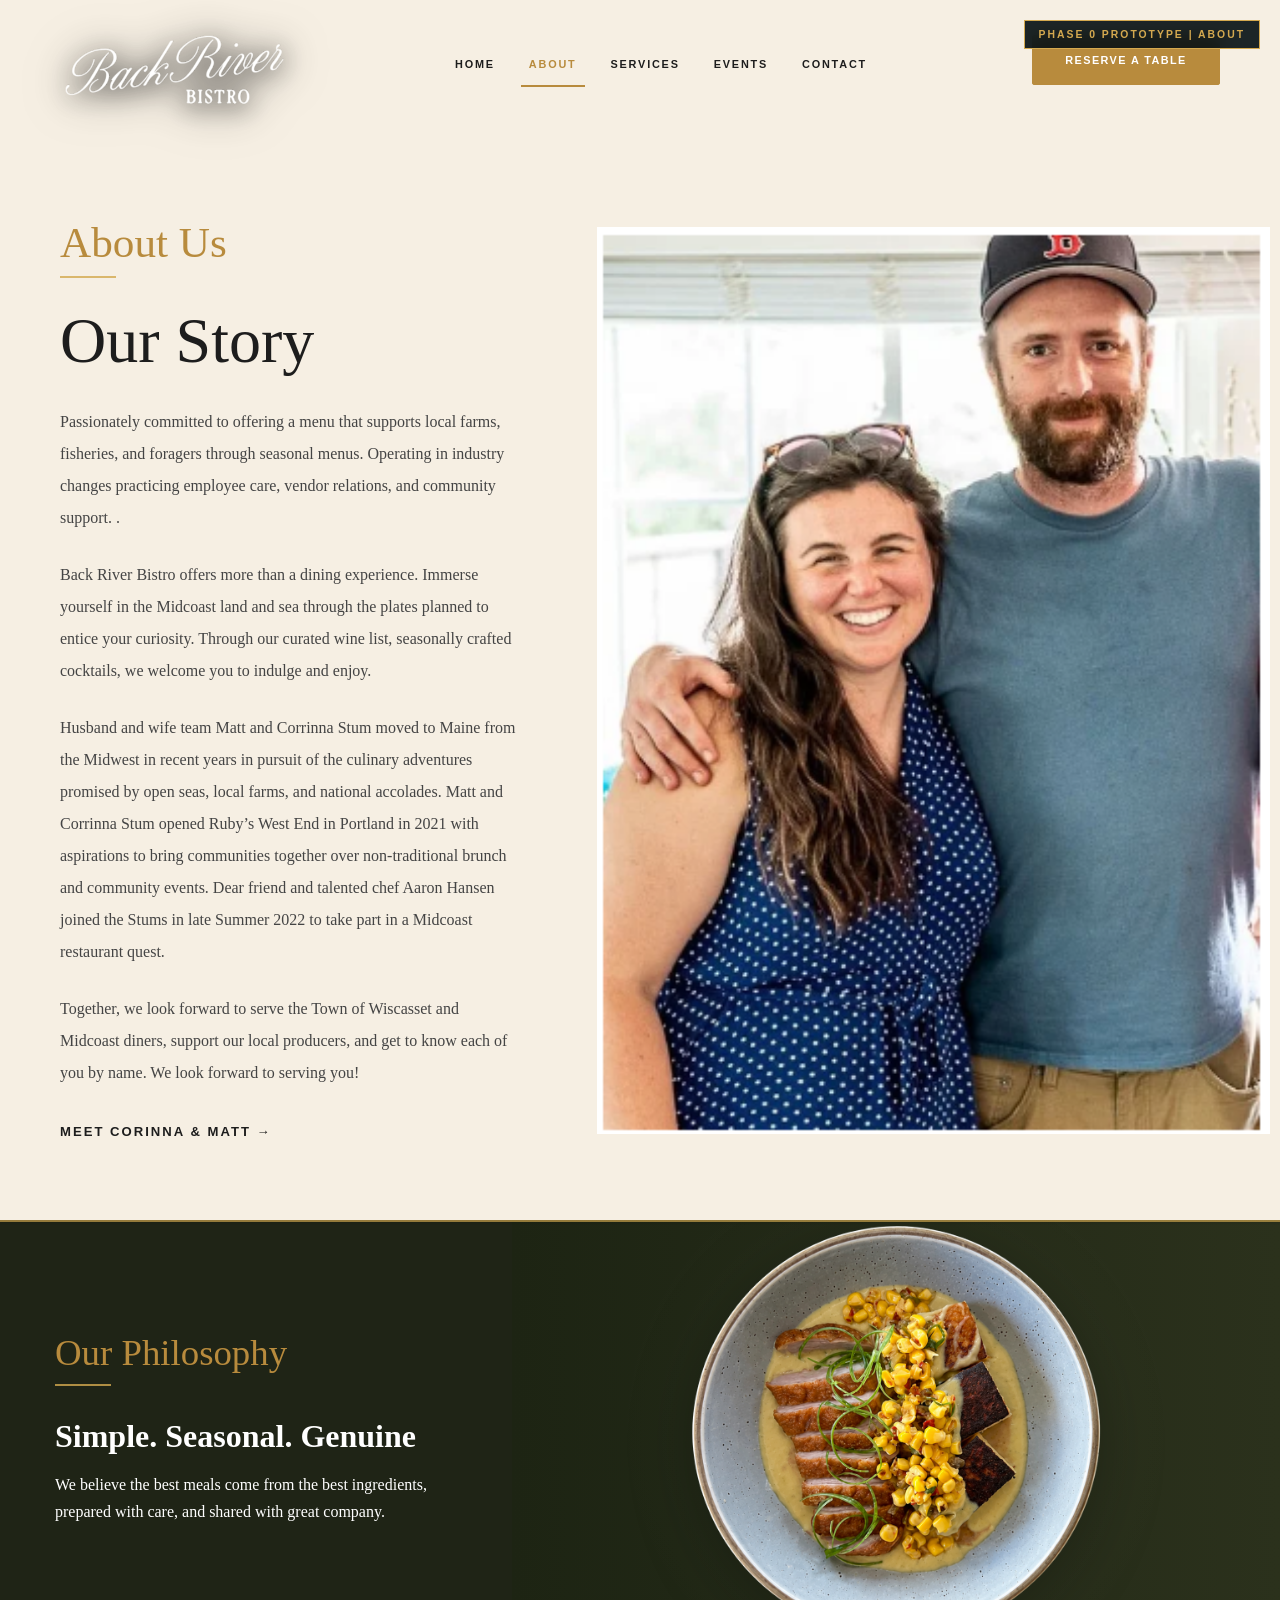
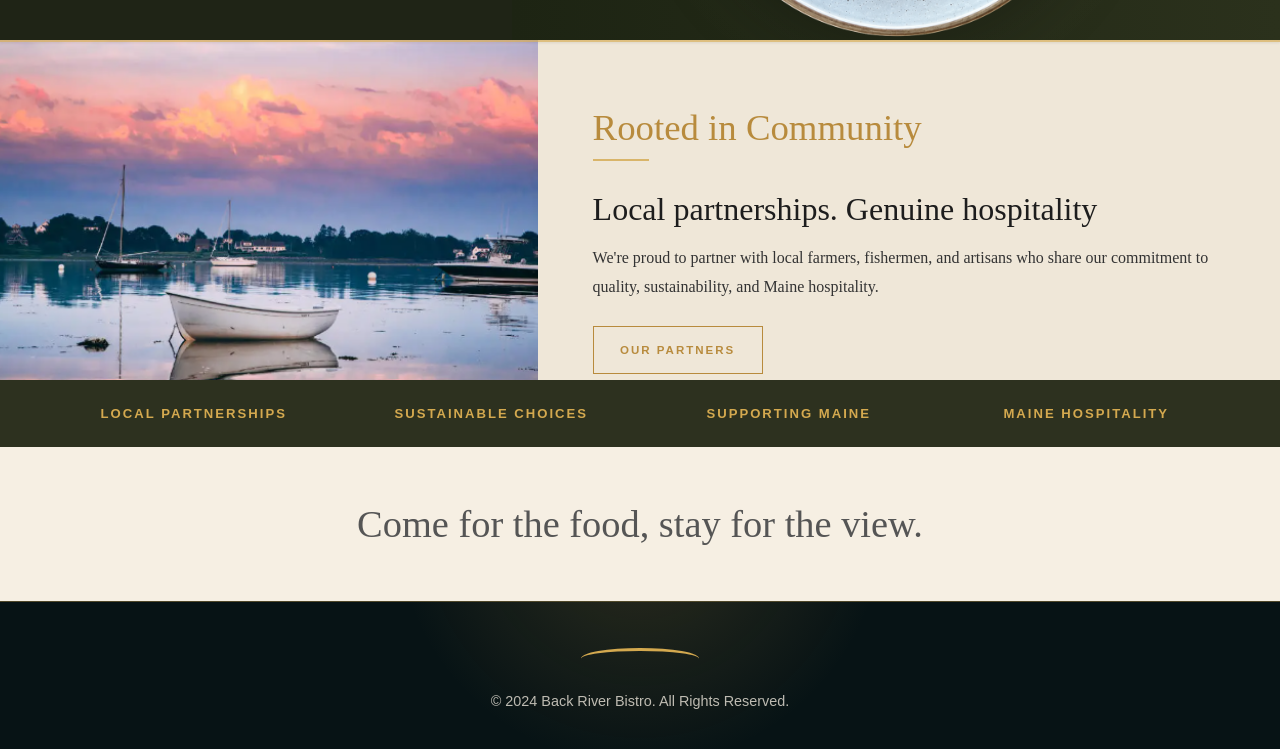
<file: about.html>
<!DOCTYPE html>
<html lang="en">
<head>
    <meta charset="UTF-8" />
    <meta name="viewport" content="width=device-width, initial-scale=1.0" />
    <title>About | Back River Bistro</title>
    <link rel="stylesheet" href="css/brb_style.css" />
</head>
<body>
    
    <div class="prototype-ribbon">
        Phase 0 Prototype | About
    </div>

    <header class="about-hero">
        <nav class="navbar" aria-label="Main navigation">
            <div class="logo">
                <a href="index.html">
                    <img
                        src="assets/home/brb_logo.png"
                        alt="Back River Bistro"
                        class="logo-img"
                    >
                </a>

                <span class="logo-tagline">
                    Wiscasset, Maine
                </span>
            </div>

            <ul class="nav-links">
                <li><a href="index.html">Home</a></li>
                <li><a href="about.html" class="active">About</a></li>
                <li><a href="service.html">Services</a></li>
                <li><a href="events.html">Events</a></li>
                <li><a href="contact.html">Contact</a></li>
            </ul>
            <div class="hero-buttons">
                <a href="#" class="btn-primary">Reserve a Table</a>
            </div>  
        </nav>

        <div class="about-hero-content">
            <div>
                <p class="eyebrow">About Us</p>
                <h1>Our Story</h1>

                <p>
                    Passionately committed to offering a menu that supports local farms, fisheries, and foragers through seasonal menus. 
                    Operating in industry changes practicing employee care, vendor relations, and community support. .
                </p>

                <p>
                    Back River Bistro offers more than a dining experience. 
                    Immerse yourself in the Midcoast land and sea through the plates planned to entice your curiosity. 
                    Through our curated wine list, seasonally crafted cocktails, we welcome you to indulge and enjoy. 
                </p>

                <p>
                    Husband and wife team Matt and Corrinna Stum moved to Maine from the Midwest in recent years in pursuit of the culinary adventures promised by open seas, local farms, and national accolades.
                    Matt and Corrinna Stum opened Ruby’s West End in Portland in 2021 with aspirations to bring communities together over non-traditional brunch and community events.
                    Dear friend and talented chef Aaron Hansen  joined the Stums in late Summer 2022 to take part in a Midcoast restaurant quest. 
                </p>

                <p>
                    Together, we look forward to serve the  Town of Wiscasset and Midcoast diners, support our local producers, and get to know each of you by name. We look forward to serving you!
                </p>

                <a href="#philosophy" class="text-link">
                    Meet Corinna & Matt →
                </a>
            </div>

            <div class="about-hero-image">
                <img
                    src="assets/about/corrinna-matt.png" 
                    alt="Corrinna and Matt at Back River Bistro"
                >
            </div>
        </div>
    </header>

    <main>
        <section class="about-philosophy section-divider" id="philosophy">
            <div class="philosophy-text">
                <p class="eyebrow">Our Philosophy</p>
                <h2>Simple. Seasonal. Genuine</h2>
                <p>
                    We believe the best meals come from the best ingredients,
                    prepared with care, and shared with great company.
                </p>
            </div>

            <div class="philosophy-image">
                <img
                    src="assets/about/dining.png"
                    alt="A seasonal meal at Back River Bistro"
                >
            </div>
        </section>

        <section class="about-community section-divider">
            <div class="community-image">
                <img
                    src="assets/about/maine-sunset.png"
                    alt="Maine waterfront sunset"
                >
            </div>

            <div class="community-text">
                <p class="eyebrow">Rooted in Community</p>
                <h2>Local partnerships. Genuine hospitality</h2>
                <p>
                    We're proud to partner with local farmers, fishermen,
                    and artisans who share our commitment to quality,
                    sustainability, and Maine hospitality.
                </p>

                <a href="contact.html" class="small-outline-btn">
                    Our Partners
                </a>
            </div>
        </section>

        <section class="about-values">
            <div>
                <h4>Local Partnerships</h4>
            </div>

            <div>
                <h4>
                    Sustainable Choices
                </h4>
            </div>

            <div>
                <h4>
                    Supporting Maine
                </h4>
            </div>

            <div>
                <h4>
                    Maine Hospitality
                </h4>
            </div>
        </section>

        <section class="about-closing">
            <p>Come for the food, stay for the view.</p>
        </section>
    </main>

    <footer class="service-footer">
        <p>&copy; 2024 Back River Bistro. All Rights Reserved.</p>
    </footer>
</body>
</html>
</file>
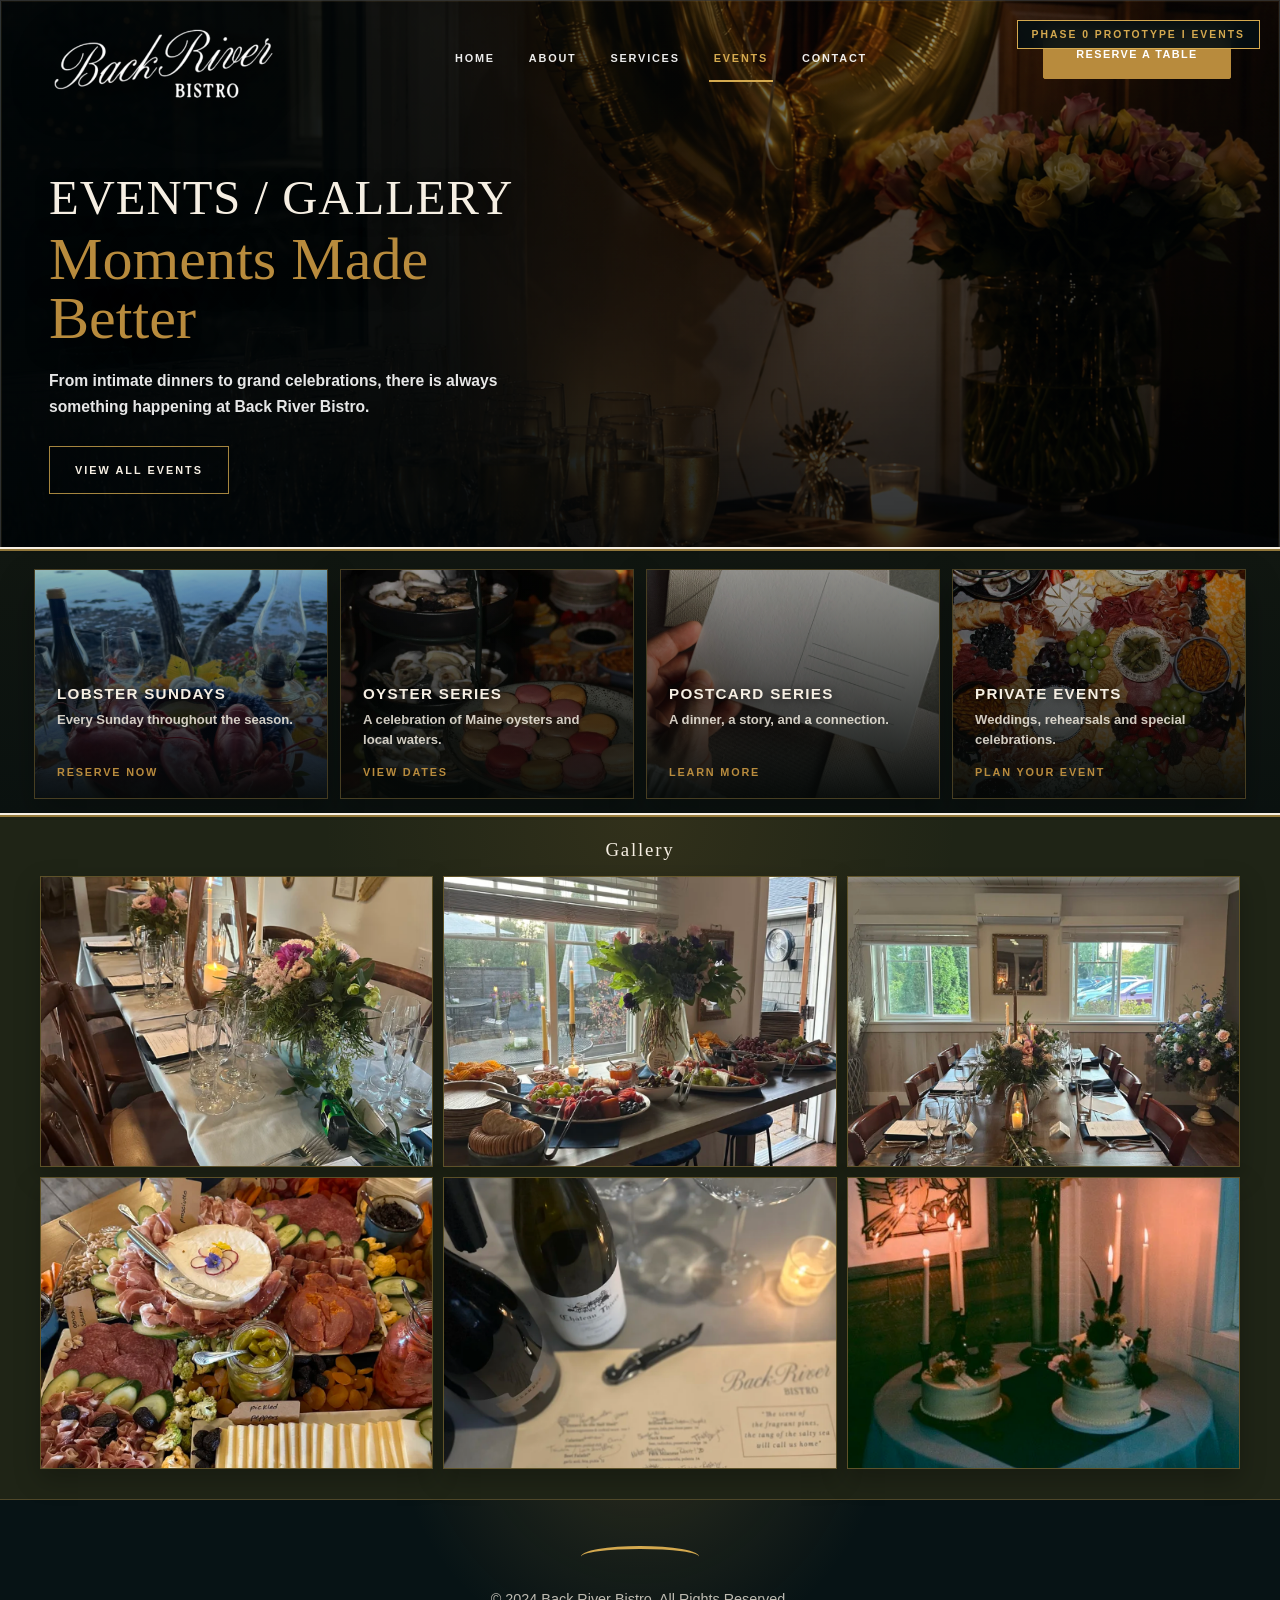
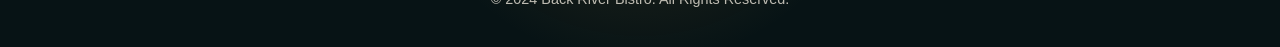
<file: events.html>
<!DOCTYPE html>
<html lang="en">
<head>
    <meta charset="UTF-8" />
    <meta name="viewport" content="width=device-width, initial-scale=1.0" />
    <title>Events / Gallery | Back River Bistro</title>
    <link rel="stylesheet" href="css/brb_style.css" />
</head>
<body>
    <div class="prototype-ribbon">
        Phase 0 Prototype I Events
    </div>

    <header class="events-hero">
        <nav class="navbar" aria-label="Main navigation">
            <div class="logo">
                <a href="index.html">
                    <img
                        src="assets/home/brb_logo.png"
                        alt="Back River Bistro"
                        class="logo-img"
                    >
                </a>

                <span class="logo-tagline">
                    Wiscasset, Maine
                </span>
            </div>

            <ul class="nav-links">
                <li><a href="index.html">Home</a></li>
                <li><a href="about.html">About</a></li>
                <li><a href="service.html">Services</a></li>
                <li><a href="events.html" class="active">Events</a></li>
                <li><a href="contact.html">Contact</a></li>
            </ul>

            <div class="hero-buttons">
                <a href="#" class="btn-primary">Reserve a Table</a>
            </div>
        </nav>

        <div class="events-hero-content">
            <p class="eyebrow">Events / Gallery</p>
            <h1>Moments Made Better</h1>
            <p>
                From intimate dinners to grand celebrations, there is always something happening at Back River Bistro.
            </p>

            <a href="#featured-events" class="small-outline-btn">
                View All Events
            </a>
        </div>
    </header>

    <main>
        <section class="featured-events section-divider" id="featured-events">

            <article class="event-card">
                <img src="assets/events/lobster_series.png" alt="Lobster Sundays at Back River Bistro">
                <div class="event-card-content">
                    <h3>Lobster Sundays</h3>
                    <p>Every Sunday throughout the season.</p>
                    <a href="#">Reserve Now</a>
                </div>
            </article>

            <article class="event-card">
                <img src="assets/events/oyster_series.png" alt="Oyster Series at Back River Bistro">
                <div class="event-card-content">  
                    <h3>Oyster Series</h3>                  
                    <p>A celebration of Maine oysters and local waters.</p>
                    <a href="#">View Dates</a>
                </div>
            </article>

            <article class="event-card">
                <img src="assets/events/postcard.png" alt="Postcard Series at Back River Bistro">
                <div class="event-card-content">
                    <h3>Postcard Series</h3>
                    <p>A dinner, a story, and a connection.</p>
                    <a href="#">Learn More</a>
                </div>                
            </article>

            <article class="event-card">
                <img src="assets/events/private_events.png" alt="Private events at Back River Bistro">
                <div class="event-card-content">
                    <h3>Private Events</h3>
                    <p>Weddings, rehearsals and special celebrations.</p>
                    <a href="#">Plan Your Event</a>
                </div>
            </article>          
        </section>

        <section class="events-gallery section-divider">
            <p class="eyebrow">Gallery</p>

            <div class="events-gallery-grid">
                <img src="assets/events/gallery/gallery_01.png" alt="Private dining table with floral arrangements and candlelight at Back River Bistro in Wiscasset, Maine">
                <img src="assets/events/gallery/gallery_02.png" alt="Seasonal grazing table prepared for a private event at Back River Bistro">
                <img src="assets/events/gallery/gallery_03.png" alt="Elegant private dining room set for guests at Back River Bistro">
                <img src="assets/events/gallery/gallery_04.png" alt="House-made charcuterie board with artisan cheeses, cured meats, and fresh produce">
                <img src="assets/events/gallery/gallery_05.png" alt="Wine and custom event menu prepared for a Back River Bistro dining experience">
                <img src="assets/events/gallery/gallery_06.png" alt="Wedding cakes displayed during a private celebration at Back River Bistro">
            </div>

        </section>
    </main>

    <footer class="events-footer">
        <p>&copy; 2024 Back River Bistro. All Rights Reserved.</p>
    </footer>
</body>
</html>
</file>
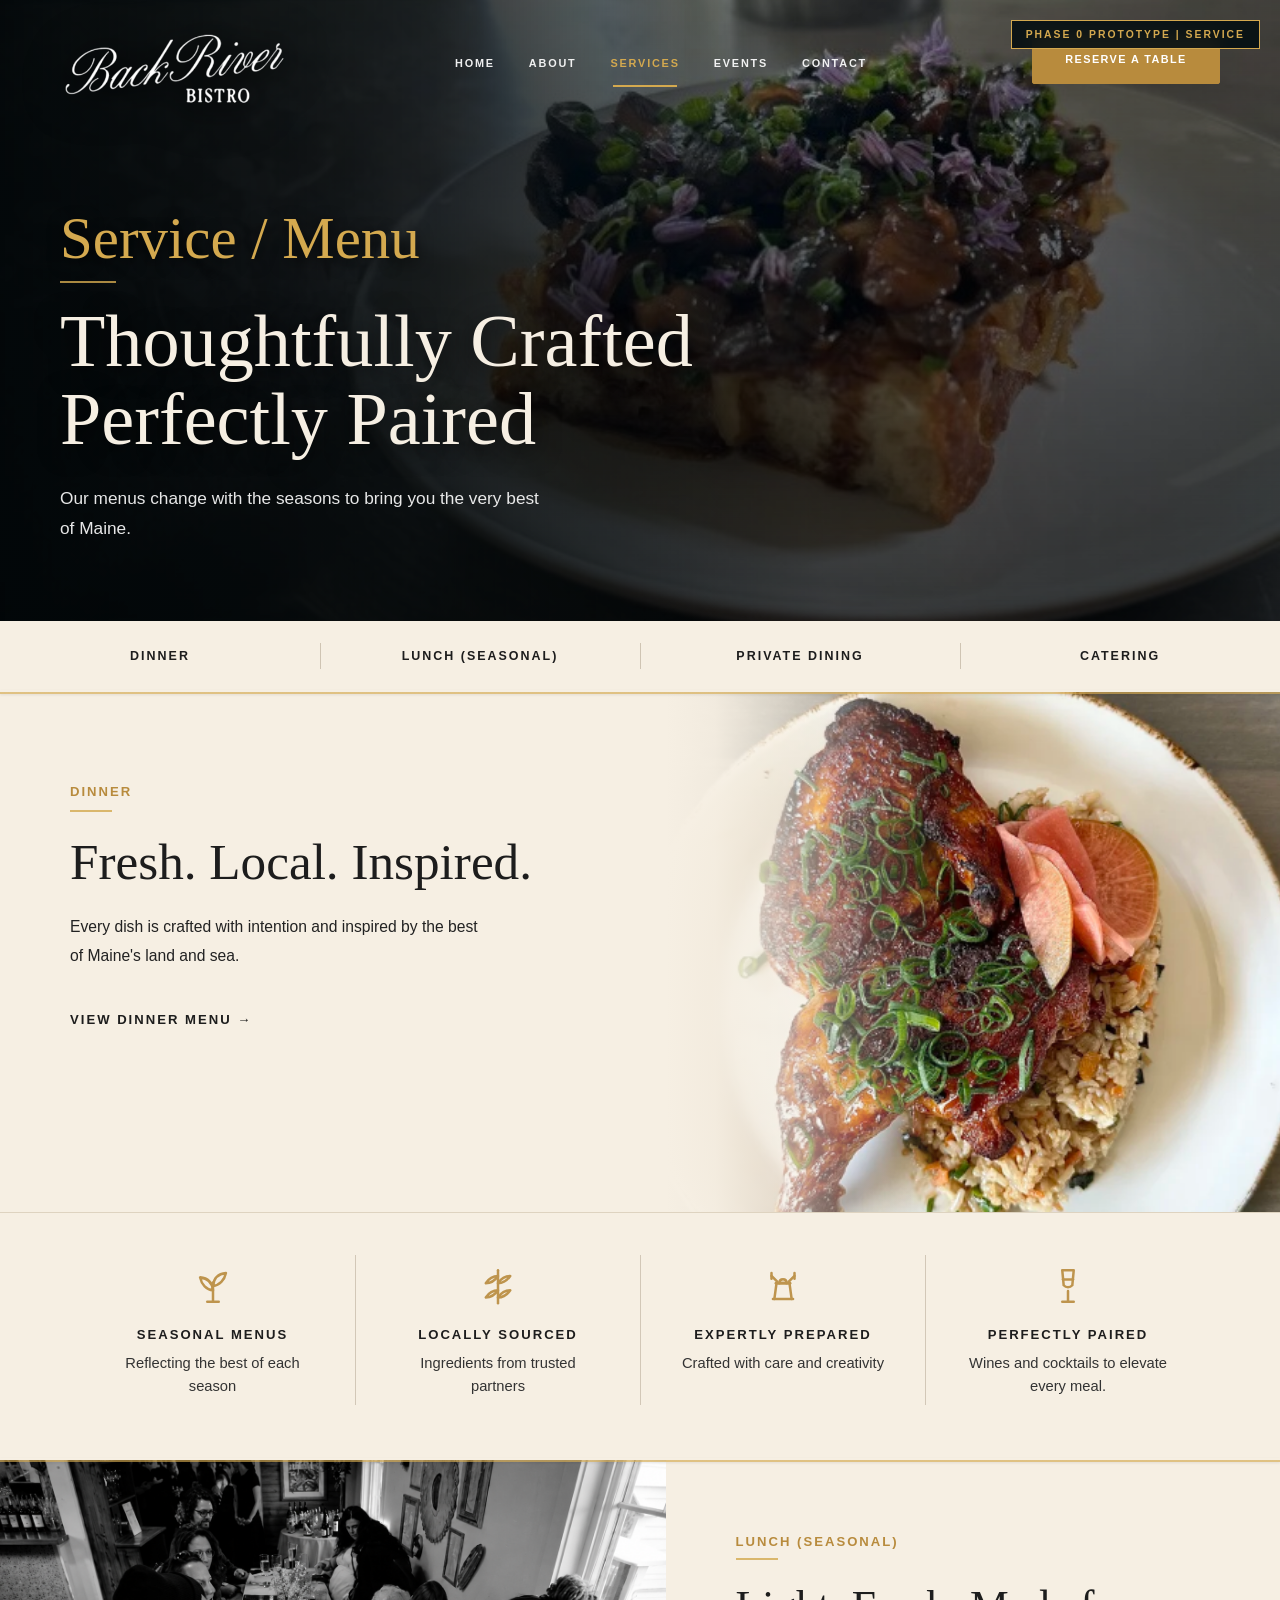
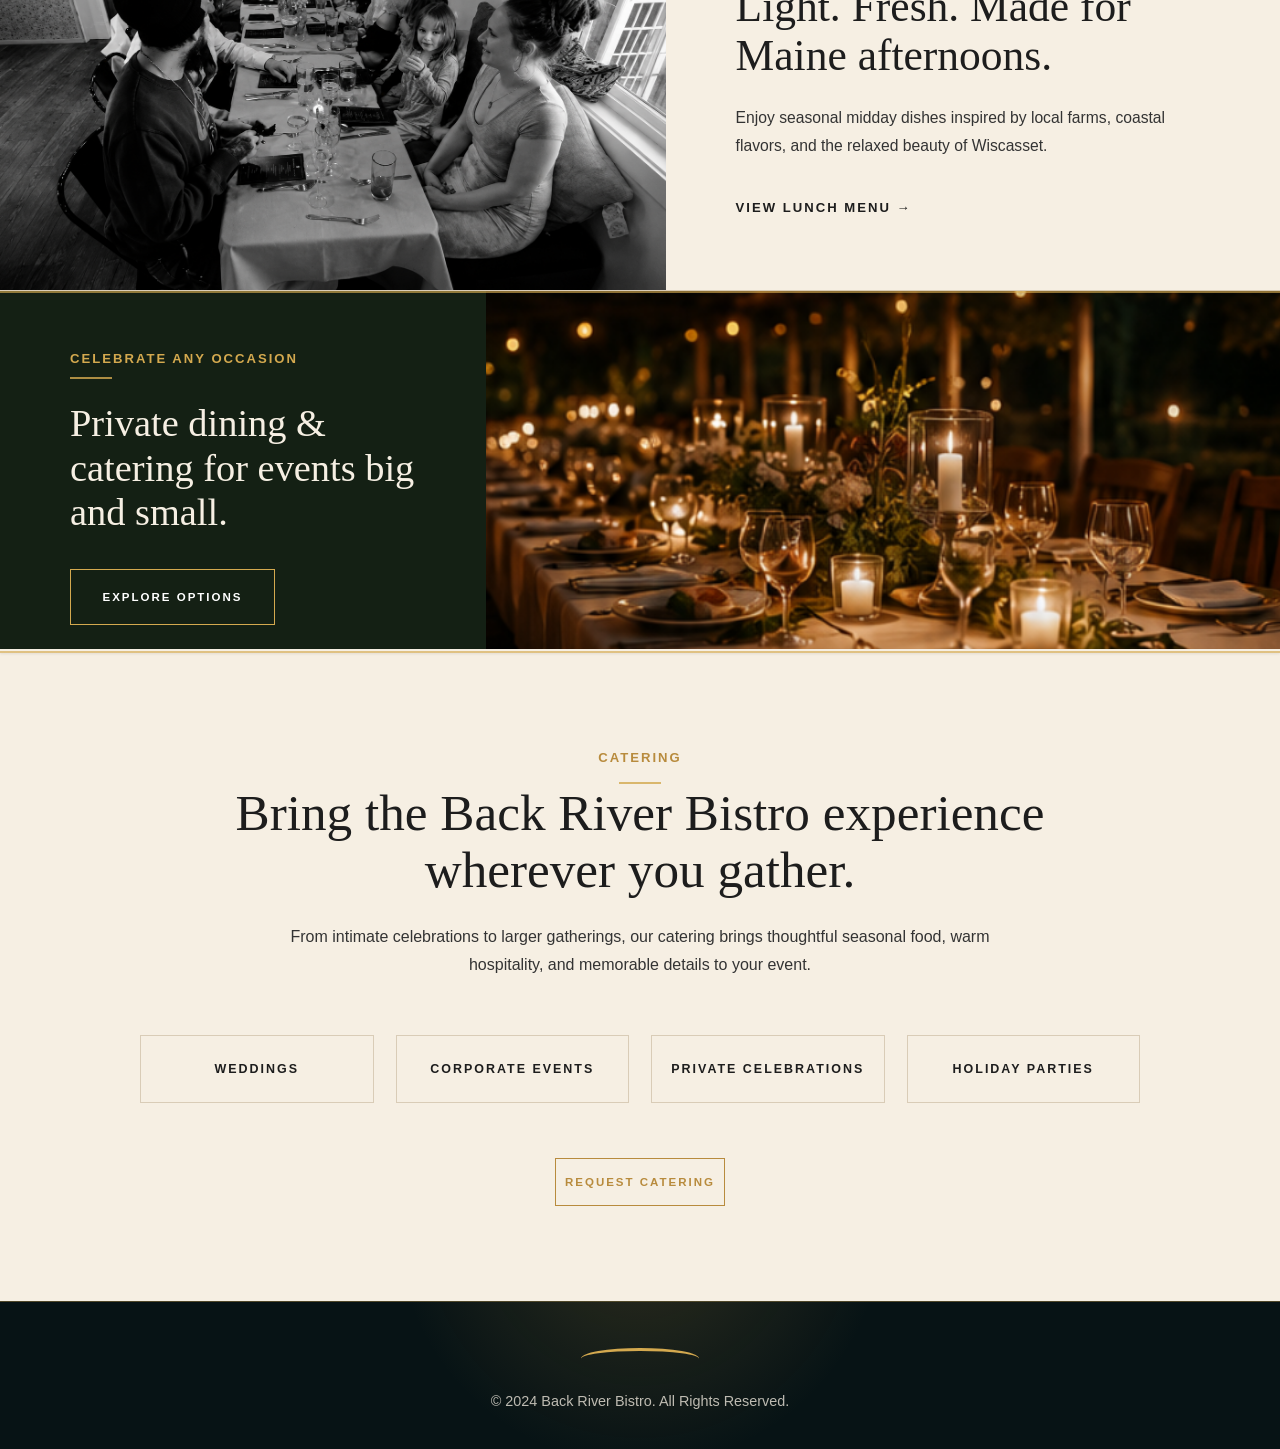
<file: service.html>
<!DOCTYPE html>
<html lang="en">
<head>
    <meta charset="UTF-8" />
    <meta name="viewport" content="width=device-width, initial-scale=1.0" />
    <title>Service / Menu | Back River Bistro</title>
    <link rel="stylesheet" href="css/brb_style.css" />
</head>
<body>
    <div class="prototype-ribbon">
        Phase 0 Prototype | service
    </div>

    <header class="service-hero">
        <nav class="navbar" aria-label="Main navigation">
            <div class="logo">
                <a href="index.html">
                    <img
                        src="assets/home/brb_logo.png"
                        alt="Back River Bistro"
                        class="logo-img"
                    >
                </a>

                <span class="logo-tagline">
                    Wiscasset, Maine
                </span>
            </div>

            <ul class="nav-links">
                <li><a href="index.html">Home</a></li>
                <li><a href="about.html">About</a></li>
                <li><a href="service.html" class="active">Services</a></li>
                <li><a href="events.html">Events</a></li>
                <li><a href="contact.html">Contact</a></li>
            </ul>

            <div class="hero-buttons">
                <a href="#" class="btn-primary">Reserve a Table</a>
            </div>
        </nav>

        <div class="service-hero-content">
            <p class="eyebrow">Service / Menu</p>
            <h1>Thoughtfully Crafted<br>Perfectly Paired</h1>
            <p>
                Our menus change with the seasons to bring you the very best of Maine.
            </p>
        </div>
    </header>

    <main>
        <section class="menu-tabs">
            <a href="#dinner">Dinner</a>
            <a href="#lunch">Lunch (Seasonal)</a>
            <a href="#private-dining">Private Dining</a>
            <a href="#catering">Catering</a>
        </section>

        <section class="service-intro section-divider" id="dinner">
            <div class="service-intro-text">
                <p class="eyebrow">Dinner</p>
                <h2>Fresh. Local. Inspired.</h2>
                <p>
                    Every dish is crafted with intention and inspired by the best of Maine's land and sea.
                </p>

                <a href="assets/service/sample_menu.png" target="_blank" class="text-link">
                    View Dinner Menu →
                </a>
            </div>

            <div class="service-intro-image">
                <img
                    src="assets/service/menu_dish.png"
                    alt="Seasonal dish at Back River Bistro"
                >
            </div>
        </section>

        <section class="service-highlights">
            <div>
                <h4>Seasonal Menus</h4>
                <p>Reflecting the best of each season</p>
            </div>

            <div>
                <h4>Locally Sourced</h4>
                <p>Ingredients from trusted partners</p>
            </div>

            <div>
                <h4>Expertly Prepared</h4>
                <p>Crafted with care and creativity</p>
            </div>

            <div>
                <h4>Perfectly Paired</h4>
                <p>Wines and cocktails to elevate every meal.</p>
            </div>
        </section>

        <!-- LUNCH -->
        <section class="seasonal-lunch section-divider" id="lunch">
            <div class="seasonal-lunch-image">
                <img src="assets/service/lunch.png" alt="Seasonal lunch at Back River Bistro">
            </div>

            <div class="seasonal-lunch-text">
                <p class="eyebrow">Lunch (Seasonal)</p>
                <h2>Light. Fresh. Made for Maine afternoons.</h2>
                <p>
                    Enjoy seasonal midday dishes inspired by local farms, coastal flavors,
                    and the relaxed beauty of Wiscasset.
                </p>

                <a href="assets/service/sample_menu.png" target="_blank" class="text-link">
                    View Lunch Menu →
                </a>
            </div>
        </section>

        <section class="private-dining-cta section-divider" id="private-dining" >
            <div class="private-dining-text">
                <p class="eyebrow">Celebrate Any Occasion</p>
                <h2>Private dining & catering for events big and small.</h2>

                <a href="contact.html" class="small-outline-btn">
                    Explore Options
                </a>
            </div>

            <div class="private-dining-image">
                <img
                    src="assets/service/private_dining.png"
                    alt="Private dining event at Back River Bistro"
                >
            </div>
        </section>

        <!-- CATERING -->
        <section class="catering-section section-divider" id="catering">
            <p class="eyebrow">Catering</p>

            <h2>Bring the Back River Bistro experience wherever you gather.</h2>

            <p>
                From intimate celebrations to larger gatherings, our catering brings
                thoughtful seasonal food, warm hospitality, and memorable details to your event.
            </p>

            <div class="catering-features">
                <div>Weddings</div>
                <div>Corporate Events</div>
                <div>Private Celebrations</div>
                <div>Holiday Parties</div>
            </div>

            <a href="contact.html" class="small-outline-btn">
                Request Catering
            </a>
        </section>
    </main>

    <footer class="service-footer">
        <p>&copy; 2024 Back River Bistro. All Rights Reserved.</p>
    </footer>
</body>
</html>
</file>
<file: css/brb_style.css>
/* =========================
   BACK RIVER BISTRO
   PHASE 0 PROTOTYPE CSS
========================= */

:root {
    --dark: #071315;
    --deep-teal: #0b2022;
    --olive: #242818;
    --olive-dark: #1f2416;
    --cream: #f6efe3;
    --cream-dark: #efe7d8;
    --gold: #b88b3d;
    --gold-light: #d4a94f;
    --text-dark: #1d1d1d;
    --text-muted: #555;
    --white: #fff;

    --font-serif: Georgia, "Times New Roman", serif;
    --font-script: "Brush Script MT", cursive;
    --font-sans: Arial, sans-serif;

    --content-wide: 1450px;
    --transition: 0.3s ease;
}

/* =========================
   RESET / BASE
========================= */

html {
    scroll-behavior: smooth;
    overflow-x: hidden;
}

* {
    margin: 0;
    padding: 0;
    box-sizing: border-box;
}

body {
    font-family: var(--font-serif);
    background: var(--dark);
    color: var(--cream);
    overflow-x: hidden;
}

a {
    text-decoration: none;
    color: inherit;
}

img {
    width: 100%;
    display: block;
}

/* =========================
   PROTOTYPE RIBBON
========================= */

.prototype-ribbon {
    position: fixed;
    top: 20px;
    right: 20px;
    background: rgba(5,15,18,.9);
    color: var(--gold-light);
    border: 1px solid var(--gold-light);
    padding: 8px 14px;
    font-family: var(--font-sans);
    font-size: .65rem;
    font-weight: 700;
    letter-spacing: 2px;
    text-transform: uppercase;
    backdrop-filter: blur(8px);
    z-index: 9999;
}

/* =========================
   REUSABLE BUTTONS
========================= */

.btn,
.btn-primary,
.btn-outline,
.small-outline-btn,
.showcase-btn {
    display: inline-flex;
    align-items: center;
    justify-content: center;
    font-family: var(--font-sans);
    font-weight: 700;
    text-transform: uppercase;
    letter-spacing: 1.5px;
    transition: var(--transition);
}

.btn-primary {
    background: var(--gold);
    color: var(--white);
    border: 1px solid var(--gold);
}

.btn-primary:hover {
    background: #d0a04d;
    border-color: #d0a04d;
    transform: translateY(-2px);
}

.btn-outline,
.showcase-btn,
.small-outline-btn {
    background: transparent;
    color: var(--gold);
    border: 1px solid var(--gold);
}

.btn-outline:hover,
.showcase-btn:hover,
.small-outline-btn:hover {
    background: var(--gold);
    color: var(--white);
}

/* =========================
   UNIVERSAL SECTION DIVIDER
========================= */

.section-divider {
    position: relative;
}

.section-divider::before {
    content: "";
    position: absolute;
    top: -2px;
    left: 0;
    width: 100%;
    height: 4px;
    background: linear-gradient(
        to bottom,
        var(--cream) 0,
        var(--cream) 2px,
        rgba(212,169,79,.65) 2px,
        rgba(212,169,79,.65) 4px
    );
    box-shadow: 0 1px 3px rgba(0,0,0,.08);
    z-index: 10;
}

/* =========================
   NAVBAR / LOGO
========================= */

.navbar {
    width: 100%;
    max-width: var(--content-wide);
    margin: 0 auto;
    display: grid;
    grid-template-columns: 390px 1fr auto;
    align-items: start;
    gap: 32px;
    position: relative;
    z-index: 3;
}

.logo {
    width: 390px;
    padding-top: 18px;
    display: flex;
    flex-direction: column;
    align-items: center;
}

.logo-img {
    width: 345px;
    max-width: 100%;
    filter:
        brightness(1.35)
        contrast(1.1)
        drop-shadow(0 4px 12px rgba(0,0,0,.95))
        drop-shadow(0 0 20px rgba(0,0,0,.7));
}

.logo-tagline {
    margin-top: 10px;
    padding: 6px 16px;
    background: rgba(5, 15, 18, .58);
    border: 1px solid rgba(212,169,79,.65);
    border-radius: 30px;
    backdrop-filter: blur(5px);
    font-family: var(--font-sans);
    font-size: .74rem;
    font-weight: 700;
    letter-spacing: 4px;
    text-transform: uppercase;
    color: #e5c46f;
    text-shadow: 0 2px 8px rgba(0,0,0,.9);
}

.nav-links {
    list-style: none;
    display: flex;
    justify-content: center;
    gap: 34px;
    margin-top: 30px;
    font-family: var(--font-sans);
    font-size: .7rem;
    font-weight: 700;
    text-transform: uppercase;
    letter-spacing: 1.5px;
}

.nav-links a {
    color: var(--white);
    opacity: .9;
    transition: var(--transition);
}

.nav-links a:hover,
.nav-links .active {
    color: var(--gold-light);
    opacity: 1;
}

/* =========================
   REUSABLE EYEBROW
========================= */

.eyebrow{
    display: inline-flex;
    flex-direction: column;
    align-items: flex-start;

    font-family: var(--font-script);
    font-size: 2.3rem;
    font-weight: 400;
    line-height: 1;

    color: var(--gold);

    margin-bottom: 22px;
}

.eyebrow::after{
    content: "";
    display: block;

    width: 56px;
    height: 2px;

    margin-top: 12px;

    background: var(--gold-light);
    opacity: .8;
}

/* =========================
   HOME PAGE
========================= */

.hero {
    min-height: 760px;
    position: relative;
    padding: 28px 55px 80px;
    background:
        linear-gradient(rgba(5, 15, 18, .15), rgba(5, 15, 18, .68)),
        url("../assets/home/home-hero.jpg") center/cover no-repeat;
    overflow: hidden;
}

.hero::after {
    content: "";
    position: absolute;
    inset: 0;
    background:
        radial-gradient(circle at center, rgba(255,255,255,.05), transparent 40%),
        linear-gradient(to bottom, transparent 55%, var(--deep-teal) 100%);
    z-index: 1;
    pointer-events: none;
}

.hero-content {
    position: relative;
    z-index: 3;
    text-align: center;
    max-width: 950px;
    margin: 95px auto 0;
}

.hero-content h1 {
    font-size: clamp(3.2rem, 6vw, 5.8rem);
    line-height: .95;
    font-weight: 400;
    color: #fffaf1;
    text-shadow: 0 5px 22px rgba(0,0,0,.7);
}

.hero-content h1 span {
    display: block;
    font-family: var(--font-script);
    font-size: clamp(4rem, 7.5vw, 7.4rem);
    font-weight: 400;
}

.hero-content p {
    margin-top: 22px;
    font-family: var(--font-sans);
    text-transform: uppercase;
    letter-spacing: 2.6px;
    font-size: .82rem;
    font-weight: 700;
    color: var(--cream);
    text-shadow: 0 3px 12px rgba(0,0,0,.85);
}

.hero-buttons {
    margin-top: 24px;
    display: flex;
    justify-content: center;
    align-items: center;
    gap: 20px;
}

.hero-buttons a {
    width: 240px;
    height: 58px;
    padding: 0;
    font-size: .72rem;
}

.hero-buttons .btn.outline {
    background: rgba(5, 15, 18, .25);
    color: var(--white);
    border: 1px solid rgba(255,255,255,.7);
}

.hero-buttons .btn.outline:hover {
    background: rgba(255,255,255,.12);
    transform: translateY(-2px);
}

/* SPECIAL SECTION */

.special-section {
    background: var(--deep-teal);
    padding: 55px 70px 65px;
    position: relative;
}

.special-section h2 {
    text-align: center;
    font-family: var(--font-script);
    font-size: 3rem;
    font-weight: 400;
    margin-bottom: 35px;
}

.special-section h2::after {
    content: "";
    display: block;
    width: 120px;
    height: 2px;
    margin: 15px auto 0;
    background: var(--gold-light);
}

.special-grid {
    display: grid;
    grid-template-columns: repeat(5, 1fr);
    gap: 34px;
    max-width: 1100px;
    margin: 0 auto;
}

.special-item {
    text-align: center;
}

.special-item img {
    aspect-ratio: 1 / 1;
    border-radius: 50%;
    object-fit: cover;
    border: 4px solid var(--cream);
    padding: 4px;
    transition: transform .45s ease, border-color .45s ease, box-shadow .45s ease;
}

.special-item:hover img {
    transform: scale(1.08);
    border-color: var(--gold-light);
    box-shadow:
        0 0 0 4px rgba(212,169,79,.15),
        0 12px 25px rgba(0,0,0,.25);
}

.special-item h3 {
    margin-top: 15px;
    font-family: var(--font-script);
    font-size: 1.8rem;
    font-weight: 400;
    line-height: 1;
    transition: var(--transition);
}

.special-item:hover h3 {
    color: var(--gold-light);
    transform: translateY(-3px);
}

/* EXPERIENCE CARDS */

.experience-strip {
    background: #f3eadb;
    display: grid;
    grid-template-columns: repeat(5, 1fr);
    gap: 8px;
    padding: 18px 18px 30px;
}

.experience-card {
    min-height: 230px;
    position: relative;
    overflow: hidden;
    transform: rotate(-2deg);
    transition: transform .35s ease, box-shadow .35s ease;
}

.experience-card:nth-child(even) {
    transform: rotate(2deg);
}

.experience-card:hover {
    transform: translateY(-8px) rotate(-2deg);
    box-shadow: 0 15px 30px rgba(0,0,0,.25);
}

.experience-card:nth-child(even):hover {
    transform: translateY(-8px) rotate(2deg);
}

.experience-card img {
    height: 100%;
    object-fit: cover;
    filter: brightness(.75);
    transition: transform .4s ease;
}

.experience-card:hover img {
    transform: scale(1.08);
}

.experience-card h3 {
    position: absolute;
    left: 18px;
    bottom: 20px;
    font-family: var(--font-sans);
    font-size: 1.1rem;
    text-transform: uppercase;
    letter-spacing: 1px;
    max-width: 160px;
}

/* BOTTOM SHOWCASE */

.bottom-showcase {
    background: var(--deep-teal);
    padding: 65px 70px;
    display: grid;
    grid-template-columns: 1fr 1fr;
    gap: 55px;
    align-items: center;
}

.showcase-text {
    display: flex;
    align-items: center;
    gap: 35px;
}

.showcase-logo {
    width: 260px;
    flex-shrink: 0;
}

.showcase-content {
    display: flex;
    flex-direction: column;
    align-items: flex-start;
    gap: 24px;
}

.showcase-message {
    max-width: 280px;
    font-size: 1.3rem;
    line-height: 1.6;
}

.showcase-btn {
    width: 160px;
    height: 44px;
    font-size: .75rem;
    letter-spacing: 2px;
    color: var(--white);
    border-color: rgba(255,255,255,.4);
}

.showcase-btn:hover {
    background: rgba(212,169,79,.15);
    border-color: var(--gold-light);
}

.mini-gallery {
    display: grid;
    grid-template-columns: repeat(3, 1fr);
    gap: 12px;
}

.mini-gallery img {
    height: 180px;
    object-fit: cover;
    border: 1px solid rgba(212,169,79,.35);
}



/* FEATURE FOOTER */

.feature-footer {
    background: var(--olive);
    padding: 48px 70px;
    display: grid;
    grid-template-columns: repeat(4, 1fr);
    gap: 35px;
    border-top: 1px solid rgba(212,169,79,.25);
}

.feature-footer h4 {
    font-family: var(--font-sans);
    text-transform: uppercase;
    letter-spacing: 1.5px;
    font-size: .85rem;
    margin-bottom: 8px;
}

.feature-footer p {
    font-size: .9rem;
    line-height: 1.6;
    color: rgba(246,239,227,.75);
}

footer {
    background: var(--olive);
    padding: 35px 70px;
    border-top: 1px solid rgba(212,169,79,.2);
    color: rgba(246,239,227,.6);
    font-size: .8rem;
}

/* =========================
   ABOUT PAGE
========================= */

.about-hero {
    background: var(--cream);
    color: var(--text-dark);
    padding: 35px 60px 0;
}

.about-hero .nav-links a {
    color: var(--text-dark);
}

.about-hero .nav-links a:hover,
.about-hero .nav-links .active {
    color: var(--gold);
}

.about-hero-content {
    max-width: 1400px;
    margin: 35px auto 0;
    display: grid;
    grid-template-columns: 42% 58%;
    align-items: center;
    gap: 50px;
    padding:80px 0;
}

.about-hero-content > div:first-child {
    padding-right: 25px;
}


.about-hero-content h1 {
    font-size: 4rem;
    font-weight: 400;
    color: var(--text-dark);
    margin-bottom: 28px;
}

.about-hero-content p:not(.eyebrow) {
    font-size: 1rem;
    line-height: 2;
    color: #444;
    margin-bottom: 25px;
    max-width: 520px;
}

.about-hero-content .eyebrow{
    font-size: 2.7rem;
    margin-bottom: 26px;
}

.about-hero-content .eyebrow::after{
    width:56px;
    margin-top:12px;
}

.text-link {
    display: inline-block;
    margin-top: 10px;
    font-family: var(--font-sans);
    font-size: .82rem;
    font-weight: 700;
    text-transform: uppercase;
    letter-spacing: 2px;
    color: var(--text-dark);
    transition: var(--transition);
}

.text-link:hover {
    color: var(--gold);
}

.about-hero-image {
    display: flex;
    align-items: center;
    justify-content: center;
}

.about-hero-image img {
    width: 100%;
    height: auto;
    object-fit: contain;
}

/* ABOUT PHILOSOPHY */

.about-philosophy {
    display: grid;
    grid-template-columns: 40% 60%;
    height: 420px;
    overflow: hidden;
}

.philosophy-text {
    background: var(--olive-dark);
    color: var(--white);
    padding: 70px 55px;
    display: flex;
    flex-direction: column;
    justify-content: center;
}


.philosophy-text h2 {
    font-size: 2rem;
    margin: 10px 0 16px;
}

.philosophy-text p:not(.eyebrow) {
    max-width: 560px;
    line-height: 1.7;
}

.philosophy-image {
    background:
    radial-gradient(
        circle at center,
        rgba(255,255,255,.04),
        transparent 65%
    ),
    linear-gradient(
        90deg,
        #1d2413,
        #2b311c
    );
    display: flex;
    align-items: center;
    justify-content: center;
    overflow: hidden;
    height: 420px;
}

.philosophy-image img {
    width: 100%;
    height: 100%;  
    margin-top: 12px;
    object-fit: contain;
    transform: scale(1.08);
    filter: drop-shadow(0 12px 28px rgba(0,0,0,.25));
}

/* ABOUT COMMUNITY */

.about-community {
    display: grid;
    grid-template-columns: 42% 58%;
    height: 340px;
    overflow: hidden;
    background: var(--cream-dark);
}

.community-image {
    height: 340px;
    overflow: hidden;
}

.community-image img {
    height: 100%;
    object-fit: cover;
    object-position: center;
}

.community-text {
    background: var(--cream-dark);
    color: var(--text-dark);
    padding: 70px 55px;
    display: flex;
    flex-direction: column;
    justify-content: center;
}

.community-text h2 {
    color: var(--text-dark);
    font-size: 2rem;
    font-weight: 400;
    margin: 8px 0 16px;
}

.community-text p:not(.eyebrow) {
    color: #333;
    line-height: 1.8;
    margin-bottom: 25px;
    max-width: 640px;
}

.small-outline-btn {
    width: 170px;
    height: 48px;
    font-size: .72rem;
    letter-spacing: 2px;
}

/* ABOUT VALUES / CLOSING */

.about-values {
    background: #2d311f;
    color: var(--white);
    display: grid;
    grid-template-columns: repeat(4, 1fr);
    gap: 30px;
    padding: 26px 60px;
    text-align: center;
}

.about-values h4 {
    font-size: .82rem;
    font-family: var(--font-sans);
    text-transform: uppercase;
    letter-spacing: 2px;
    color: var(--gold-light);
}

.about-closing {
    background: var(--cream);
    padding: 55px 20px;
    text-align: center;
}

.about-closing p {
    font-size: 2.4rem;
    font-family: var(--font-script);
    color: var(--text-muted);
}

/* =========================
   service / MENU PAGE
========================= */

.service-hero {
    min-height: 620px;
    position: relative;
    padding: 34px 60px 78px;
    background:
        linear-gradient(90deg, rgba(0,5,7,.96) 0%, rgba(0,5,7,.78) 34%, rgba(0,5,7,.35) 65%, rgba(0,5,7,.45) 100%),
        linear-gradient(180deg, rgba(0,0,0,.12), rgba(0,0,0,.65)),
        url("../assets/service/services_hero.png") right center/cover no-repeat;
    overflow: hidden;
}

.service-hero .navbar {
    max-width: 1260px;
    grid-template-columns: 250px 1fr auto;
    gap: 34px;
}

.service-hero .logo {
    width: 250px;
    align-items: flex-start;
    padding-top: 0;
}

.service-hero .logo-img {
    width: 225px;
}

.service-hero .logo-tagline {
    display: none;
}

.service-hero .nav-links {
    margin-top: 18px;
    gap: 42px;
    font-size: .72rem;
    letter-spacing: 2px;
}

.service-hero .nav-links .active {
    position: relative;
}

.service-hero .nav-links .active::after {
    content: "";
    position: absolute;
    left: 50%;
    bottom: -13px;
    width: 68px;
    height: 2px;
    background: var(--gold-light);
    transform: translateX(-50%);
}

.service-hero .hero-buttons {
    margin-top: 0;
}

.service-hero .btn-primary {
    min-width: 190px;
    height: 54px;
    border-radius: 2px;
}

.service-hero-content {
    max-width: 720px;
    margin: 105px 0 0;
    text-align: left;
    position: relative;
    z-index: 3;
}

.service-hero-content .eyebrow {
    color: var(--gold-light);
    font-size: clamp(3rem, 4.6vw, 4.2rem);
    margin-bottom: 20px;
    text-shadow: 0 4px 16px rgba(0,0,0,.78);
}

.service-hero-content h1 {
    max-width: 760px;
    font-size: clamp(3.8rem, 5.8vw, 5.5rem);
    font-weight: 400;
    line-height: 1.05;
    color: var(--cream);
    text-shadow: 0 4px 26px rgba(0,0,0,.86);
}

.service-hero-content p:not(.eyebrow) {
    max-width: 480px;
    margin-top: 26px;
    font-family: var(--font-sans);
    font-size: 1.08rem;
    line-height: 1.7;
    color: rgba(255,255,255,.9);
}

/* MENU TABS */

.menu-tabs {
    background: var(--cream);
    display: grid;
    grid-template-columns: repeat(4, 1fr);
    text-align: center;
    border-bottom: 1px solid rgba(128,99,52,.28);
}

.menu-tabs a {
    position: relative;
    padding: 28px 20px;
    font-family: var(--font-sans);
    font-size: .78rem;
    font-weight: 700;
    letter-spacing: 2px;
    text-transform: uppercase;
    color: var(--text-dark);
}

.menu-tabs a + a::before {
    content: "";
    position: absolute;
    left: 0;
    top: 50%;
    width: 1px;
    height: 26px;
    background: rgba(91,69,38,.25);
    transform: translateY(-50%);
}

.menu-tabs a:hover {
    background: var(--gold);
    color: var(--white);
}

/* INTRO */

.service-intro {
    display:grid;
    grid-template-columns:52% 48%;
    background:var(--cream);
}

.service-intro-text {
    padding: 90px 70px;
}

.service-intro-text .eyebrow,
.private-dining-text .eyebrow {
    font-family: var(--font-sans);
    font-size: .82rem;
    font-weight: 700;
    letter-spacing: 2px;
    line-height: 1.2;
    text-transform: uppercase;
    color: var(--gold);
    margin-bottom: 22px;
}

.service-intro-text .eyebrow::after,
.private-dining-text .eyebrow::after {
    width: 42px;
    margin-top: 10px;
}

.service-intro-text h2 {
    font-size: clamp(2.7rem, 4vw, 3.6rem);
    font-weight: 400;
    line-height: 1.08;
    margin-bottom: 24px;
    color: var(--text-dark);
}

.service-intro-text p:not(.eyebrow) {
    max-width: 420px;
    font-family: var(--font-sans);
    font-size: .98rem;
    line-height: 1.8;
    color: #222;
    margin-bottom: 32px;
}

.service-intro-text .text-link {
    font-family: var(--font-sans);
    font-size: .82rem;
    font-weight: 700;
    letter-spacing: 2px;
    text-transform: uppercase;
    color: var(--text-dark);
}

.service-intro-text .text-link:hover {
    color: var(--gold);
}

.service-intro-image {
    position: relative;
    height: 520px;
    overflow: hidden;
    display: flex;
    align-items: center;
    justify-content: flex-end;
    background:
        linear-gradient(90deg, rgba(246,239,227,.95) 0%, rgba(246,239,227,.55) 40%, rgba(246,239,227,0) 100%);
}

.service-intro-image img {
    width: 100%;
    height: 100%;
    object-fit: cover;

}

.service-intro-image::before{
    content:"";
    position:absolute;
    inset:0;

    background:
        linear-gradient(
            90deg,
            var(--cream) 0%,
            rgba(246,239,227,.95) 8%,
            rgba(246,239,227,.70) 18%,
            rgba(246,239,227,.30) 30%,
            transparent 45%
        );

    pointer-events:none;
}

/* HIGHLIGHTS */

.service-highlights {
    background: var(--cream);
    color: var(--text-dark);
    padding: 42px 70px 54px;
    display: grid;
    grid-template-columns: repeat(4, 1fr);
    gap: 0;
    text-align: center;
    border-top: 1px solid rgba(128,99,52,.2);
    border-bottom: 1px solid rgba(128,99,52,.25);
}

.service-highlights div {
    padding: 8px 34px 0;
    min-height: 150px;
}

.service-highlights div + div {
    border-left: 1px solid rgba(91,69,38,.23);
}

.service-highlights div::before {
    content: "";
    width: 46px;
    height: 46px;
    margin: 0 auto 18px;
    display: block;
    background: var(--gold);
    opacity: .90;
    -webkit-mask: var(--service-icon) center / contain no-repeat;
    mask: var(--service-icon) center / contain no-repeat;
}

.service-highlights div:nth-child(1)::before {
    --service-icon: url("data:image/svg+xml,%3Csvg xmlns='http://www.w3.org/2000/svg' viewBox='0 0 64 64' fill='none' stroke='black' stroke-width='3.5' stroke-linecap='round' stroke-linejoin='round'%3E%3Cpath d='M32 54V27'/%3E%3Cpath d='M32 38c-9-1-16-8-18-18 10 1 17 7 18 18Z'/%3E%3Cpath d='M32 32c9-1 16-8 18-18-10 1-17 7-18 18Z'/%3E%3Cpath d='M24 54h16'/%3E%3C/svg%3E");
}

.service-highlights div:nth-child(2)::before {
    --service-icon: url("data:image/svg+xml,%3Csvg xmlns='http://www.w3.org/2000/svg' viewBox='0 0 64 64' fill='none' stroke='black' stroke-width='3.5' stroke-linecap='round' stroke-linejoin='round'%3E%3Cpath d='M32 56V10'/%3E%3Cpath d='M32 18c-8 0-13 4-17 10 8 0 13-4 17-10Z'/%3E%3Cpath d='M32 28c8 0 13-4 17-10-8 0-13 4-17 10Z'/%3E%3Cpath d='M32 38c-8 0-13 4-17 10 8 0 13-4 17-10Z'/%3E%3Cpath d='M32 48c8 0 13-4 17-10-8 0-13 4-17 10Z'/%3E%3C/svg%3E");
}

.service-highlights div:nth-child(3)::before {
    --service-icon: url("data:image/svg+xml,%3Csvg xmlns='http://www.w3.org/2000/svg' viewBox='0 0 64 64' fill='none' stroke='black' stroke-width='3.5' stroke-linecap='round' stroke-linejoin='round'%3E%3Cpath d='M18 50h28'/%3E%3Cpath d='M20 50l3-22h18l3 22'/%3E%3Cpath d='M22 28h20'/%3E%3Cpath d='M27 28c0-7 10-7 10 0'/%3E%3Cpath d='M16 18l8 8'/%3E%3Cpath d='M48 18l-8 8'/%3E%3Cpath d='M16 14v8'/%3E%3Cpath d='M48 14v8'/%3E%3C/svg%3E");
}

.service-highlights div:nth-child(4)::before {
    --service-icon: url("data:image/svg+xml,%3Csvg xmlns='http://www.w3.org/2000/svg' viewBox='0 0 64 64' fill='none' stroke='black' stroke-width='3.5' stroke-linecap='round' stroke-linejoin='round'%3E%3Cpath d='M24 10h16l-2 21a8 8 0 0 1-12 0L24 10Z'/%3E%3Cpath d='M25 23h14'/%3E%3Cpath d='M32 39v15'/%3E%3Cpath d='M24 54h16'/%3E%3C/svg%3E");
}

.service-highlights h4 {
    font-family: var(--font-sans);
    font-size: .82rem;
    text-transform: uppercase;
    letter-spacing: 2px;
    color: var(--text-dark);
    margin-bottom: 10px;
}

.service-highlights p {
    max-width: 210px;
    margin: 0 auto;
    font-family: var(--font-sans);
    font-size: .92rem;
    line-height: 1.55;
    color: #333;
}

/* LUNCH SECTION */

.seasonal-lunch {
    background: var(--cream);
    color: var(--text-dark);
    display: grid;
    grid-template-columns: 52% 48%;
    min-height: 430px;
    border-bottom: 1px solid rgba(128, 99, 52, 0.25);
    align-items: stretch;
}

.seasonal-lunch-image {
    height: 100%;
    overflow: hidden;
    display: flex;
}

.seasonal-lunch-image img {
    width: 100%;
    height: 100%;
    object-fit: cover;
    object-position: center;
    display: block;
}

.seasonal-lunch-text {
    padding: 75px 70px;
    display: flex;
    flex-direction: column;
    justify-content: center;
}

.seasonal-lunch-text .eyebrow {
    font-family: var(--font-sans);
    font-size: 0.82rem;
    font-weight: 700;
    letter-spacing: 2px;
    text-transform: uppercase;
    color: var(--gold);
}

.seasonal-lunch-text .eyebrow::after {
    width: 42px;
    margin-top: 10px;
}

.seasonal-lunch-text h2 {
    max-width: 560px;
    font-size: clamp(2.3rem, 3.4vw, 3.3rem);
    font-weight: 400;
    line-height: 1.12;
    margin-bottom: 24px;
}

.seasonal-lunch-text p:not(.eyebrow) {
    max-width: 520px;
    font-family: var(--font-sans);
    font-size: 0.98rem;
    line-height: 1.8;
    color: #333;
    margin-bottom: 30px;
}

/* PRIVATE DINING CTA */

.private-dining-cta {
    background: #142014;
    display: grid;
    grid-template-columns: 38% 62%;
    height: 360px;
    overflow: hidden;
    border-bottom: 2px solid var(--gold);
}

.private-dining-text {
    padding: 60px 70px;
    display: flex;
    flex-direction: column;
    justify-content: center;
}

.private-dining-text .eyebrow {
    color: var(--gold-light);
}

.private-dining-text h2 {
    max-width: 430px;
    font-size: clamp(2rem, 3vw, 2.7rem);
    font-weight: 400;
    line-height: 1.16;
    margin-bottom: 34px;
    color: var(--cream);
}

.private-dining-text .small-outline-btn {
    width: fit-content;
    min-width: 205px;
    height: 56px;
    padding: 0 22px;
    color: var(--white);
    border-color: var(--gold-light);
}

.private-dining-image {
    height: 100%;
    overflow: hidden;
}

.private-dining-image img {
    display: block;
    width: 100%;
    height: 100%;
    object-fit: cover;
    object-position: center;
}

/* CATERING SECTION */

.catering-section {
    background: var(--cream);
    color: var(--text-dark);
    text-align: center;
    padding: 95px 60px;
}

.catering-section .eyebrow {
    font-family: var(--font-sans);
    font-size: .82rem;
    font-weight: 700;
    letter-spacing: 2px;
    text-transform: uppercase;
    color: var(--gold);
    align-items: center;
}

.catering-section .eyebrow::after {
    width: 42px;
    margin-left: auto;
    margin-right: auto;
}

.catering-section h2 {
    max-width: 850px;
    margin: 0 auto 24px;
    font-size: clamp(2.4rem, 4vw, 3.6rem);
    font-weight: 400;
    line-height: 1.12;
}

.catering-section > p {
    max-width: 720px;
    margin: 0 auto;
    font-family: var(--font-sans);
    font-size: 1rem;
    line-height: 1.8;
    color: #333;
}

.catering-features {
    max-width: 1000px;
    margin: 55px auto;
    display: grid;
    grid-template-columns: repeat(4, 1fr);
    gap: 22px;
}

.catering-features div {
    padding: 26px 18px;
    border: 1px solid rgba(128,99,52,.25);
    font-family: var(--font-sans);
    font-size: .78rem;
    font-weight: 700;
    letter-spacing: 2px;
    text-transform: uppercase;
    color: var(--text-dark);
}


/* service FOOTER */

.service-footer {
    background:
        radial-gradient(circle at 50% -80px, rgba(184,139,61,.22), transparent 36%),
        var(--dark);
    padding: 46px 70px 40px;
    border-top: 1px solid rgba(212,169,79,.35);
    color: rgba(246,239,227,.76);
    font-family: var(--font-sans);
    font-size: .9rem;
    text-align: center;
}

.service-footer::before {
    content: "";
    display: block;
    width: 118px;
    height: 18px;
    margin: 0 auto 24px;
    border-top: 3px solid var(--gold-light);
    border-radius: 50%;
}

/* =========================
   EVENTS / GALLERY PAGE
========================= */

.events-hero {
    min-height: 520px;
    position: relative;
    padding: 28px 48px 54px;
    background:
        linear-gradient(
            90deg, 
            rgba(0, 5, 7, 0.96) 0%, 
            rgba(0, 5, 7, 0.82) 35%,
            rgba(0, 5, 7, 0.28) 68%,
            rgba(0, 5, 7, 0.38) 100%),
        linear-gradient(
            180deg,
            rgba(0, 0, 0, 0.2),
            rgba(0, 0, 0, 0.72)),
        url("../assets/events/events_hero.png") center/cover no-repeat;
    border: 1px solid rgba(246, 239, 227, .18);
    box-shadow: inset 0 0 0 1px rgba(212, 169, 79, .08);
    overflow: hidden;
}

.events-hero .navbar {
    max-width: 1260px;
    grid-template-columns: 220px 1fr auto;
    gap: 30px;
}

.events-hero .logo {
    width: 220px;
    align-items: flex-start;
    padding-top: 0;
}

.events-hero .logo-img {
    width: 205px;
}

.events-hero .logo-tagline {
    display: none;
}

.events-hero .nav-links {
    margin-top: 14px;
    gap: 34px;
    font-size: .66rem;
    letter-spacing: 1.7px;
}

.events-hero .nav-links .active {
    position: relative;
}

.events-hero .nav-links .active::after {
    content: "";
    position: absolute;
    left: 50%;
    bottom: -13px;
    width: 68px;
    height: 2px;
    background: var(--gold-light);
    transform: translateX(-50%);
}

.events-hero .hero-buttons {
    margin-top: 0;
}

.events-hero .btn-primary {
    min-width: 170px;
    height: 48px;
    border-radius: 2px;
    font-size: .68rem;
}

.events-hero-content {
    max-width: 570px;
    margin: 74px 0 0;
    position: relative;
    z-index: 3;
}

.events-hero-content .eyebrow {
    display: block;
    color: var(--cream);
    font-family: var(--font-serif);
    font-size: clamp(2.05rem, 3.8vw, 3.45rem);
    line-height: 1;
    letter-spacing: 1px;
    margin-bottom: 8px;
    text-transform: uppercase;
    text-shadow: 0 4px 16px rgba(0,0,0,.78);
}

.events-hero-content .eyebrow::after {
    display: none;
}

.events-hero-content h1 {
    max-width: 520px;
    font-family: var(--font-script);
    font-size: clamp(2.7rem, 4.7vw, 4.4rem);
    font-weight: 400;
    line-height: .98;
    color: var(--gold);
    text-shadow: 0 4px 26px rgba(0,0,0,.86);
}

.events-hero-content p:not(.eyebrow) {
    max-width: 500px;
    margin: 20px 0 26px;
    font-family: var(--font-sans);
    font-size: .98rem;
    font-weight: 700;
    line-height: 1.65;
    color: rgba(255,255,255,.9);
}

.events-hero-content .small-outline-btn,
.events-gallery .gallery-view-btn {
    min-width: 180px;
    min-height: 46px;
    padding: 0 22px;
    border-color: rgba(212, 169, 79, .78);
    color: var(--cream);
    font-size: .68rem;
}


/* FEATURED EVENTS */

.featured-events {
    background: linear-gradient(180deg, #111711 0%, #0b1210 100%);
    padding: 20px 34px 16px;
    display: grid;
    grid-template-columns: repeat(4, 1fr);
    gap: 12px;
}

.event-card {
    min-height: 230px;
    position: relative;
    background: #101511;
    border: 1px solid rgba(212, 169, 79, 0.28);
    box-shadow: 0 16px 34px rgba(0,0,0,.28);
    overflow: hidden;
    transition: 
        transform .35s ease, 
        border-color .35s ease,
        box-shadow .35s ease;    
}

.event-card:hover {
    transform: translateY(-8px);
    border-color: rgba(212, 169, 79, 0.75);
    box-shadow: 0 18px 35px rgba(0, 0, 0, 0.32);
}

.event-card img {
    width: 100%;
    height: 100%;
    position: absolute;
    inset: 0;
    object-fit: cover;
    filter: brightness(.72) saturate(1.08);
    transition: transform .45s ease, filter .45s ease;
}

.event-card:hover img {
    transform: scale(1.06);
    filter: brightness(.95);
}

.event-card-content {
    min-height: 100%;
    position: relative;
    z-index: 2;
    display: flex;
    flex-direction: column;
    justify-content: flex-end;
    padding: 86px 22px 20px;
    background:
        linear-gradient(180deg, transparent 0%, rgba(4, 8, 7, .32) 36%, rgba(4, 8, 7, .94) 100%);    
}

.event-card-content h3 {
    font-family: var(--font-sans);
    font-size: .95rem;
    text-transform: uppercase;
    letter-spacing: 1.3px;
    color: var(--cream);
    margin-bottom: 8px;
    text-shadow: 0 2px 10px rgba(0,0,0,.75);
}

.event-card-content p {
    min-height: 42px;
    font-family: var(--font-sans);
    font-size: .82rem;
    font-weight: 700;
    line-height: 1.5;
    color: rgba(246, 239, 227, .84);
    margin-bottom: 14px;
}

.event-card-content a {
    font-family: var(--font-sans);
    font-size: .68rem;
    font-weight: 700;
    letter-spacing: 1.8px;
    text-transform: uppercase;
    color: var(--gold);
}

/* GALLERY */

.events-gallery {
    background:
        radial-gradient(circle at 50% 0%, rgba(184,139,61,.12), transparent 34%),
        var(--olive-dark);
    padding: 26px 34px 30px;
    text-align: center;
}

.events-gallery .eyebrow {
    display: block;
    color: var(--cream);
    font-family: var(--font-serif);
    font-size: 1.18rem;
    letter-spacing: 1.8px;
    margin-bottom: 16px;
}

.events-gallery .eyebrow::after {
    display: none;
}

.events-gallery-grid {
    max-width: 1200px;
    margin: 0 auto;
    display: grid;
    grid-template-columns: repeat(3, 1fr);
    gap: 10px;
}

.events-gallery-grid img {
    width: 100%;
    aspect-ratio: 1.35 / 1;
    object-fit: cover;
    border: 1px solid rgba(212, 169, 79 ,.35);
    box-shadow: 0 10px 24px rgba(0,0,0,.25);
    transition: transform .35s ease, filter .35s ease;
}

.events-gallery-grid img:hover {
    transform: scale(1.04);
    filter: brightness(1.08);
}

.events-gallery .gallery-view-btn {
    margin-top: 18px;
    min-width: 190px;
}

/* EVENTS FOOTER */

.events-footer {
    background:
        radial-gradient(circle at 50% -80px, rgba(184,139,61,.22), transparent 36%),
        var(--dark);
    padding: 46px 70px 40px;
    border-top: 1px solid rgba(212,169,79,.35);
    color: rgba(246,239,227,.76);
    font-family: var(--font-sans);
    font-size: .9rem;
    text-align: center;
}

.events-footer::before {
    content: "";
    display: block;
    width: 118px;
    height: 18px;
    margin: 0 auto 24px;
    border-top: 3px solid var(--gold-light);
    border-radius: 50%;
}

/* =========================
   UNIFORM PAGE NAVIGATION
========================= */

.hero .navbar,
.about-hero .navbar,
.service-hero .navbar,
.events-hero .navbar {
    max-width: 1260px;
    grid-template-columns: 230px minmax(0, 1fr) auto;
    align-items: start;
    gap: 34px;
}

.hero .logo,
.about-hero .logo,
.service-hero .logo,
.events-hero .logo {
    width: 230px;
    align-items: center;
    padding-top: 0;
}

.hero .logo-img,
.about-hero .logo-img,
.service-hero .logo-img,
.events-hero .logo-img {
    width: 220px;
}

.hero .logo-tagline,
.about-hero .logo-tagline,
.service-hero .logo-tagline,
.events-hero .logo-tagline {
    display: none;
}

.hero .nav-links,
.about-hero .nav-links,
.service-hero .nav-links,
.events-hero .nav-links {
    width: 100%;
    min-width: 0;
    margin-top: 18px;
    display: flex;
    justify-content: center;
    align-items: center;
    gap: 34px;
    font-size: .68rem;
    letter-spacing: 1.8px;
    line-height: 1;
}

.hero .nav-links a,
.about-hero .nav-links a,
.service-hero .nav-links a,
.events-hero .nav-links a {
    position: relative;
    display: inline-flex;
    align-items: center;
    min-height: 22px;
    color: rgba(255,255,255,.92);
    opacity: 1;
}

.about-hero .nav-links a {
    color: var(--text-dark);
}

.hero .nav-links a::after,
.about-hero .nav-links a::after,
.service-hero .nav-links a::after,
.events-hero .nav-links a::after {
    content: "";
    position: absolute;
    left: 50%;
    bottom: -12px;
    width: 0;
    height: 2px;
    background: var(--gold-light);
    transform: translateX(-50%);
    transition: width .25s ease;
}

.hero .nav-links a:hover,
.hero .nav-links .active,
.about-hero .nav-links a:hover,
.about-hero .nav-links .active,
.service-hero .nav-links a:hover,
.service-hero .nav-links .active,
.events-hero .nav-links a:hover,
.events-hero .nav-links .active {
    color: var(--gold-light);
}

.about-hero .nav-links a:hover,
.about-hero .nav-links .active {
    color: var(--gold);
}

.hero .nav-links a:hover::after,
.hero .nav-links .active::after,
.about-hero .nav-links a:hover::after,
.about-hero .nav-links .active::after,
.service-hero .nav-links a:hover::after,
.service-hero .nav-links .active::after,
.events-hero .nav-links a:hover::after,
.events-hero .nav-links .active::after {
    width: 64px;
}

.about-hero .nav-links a::after {
    background: var(--gold);
}

.about-hero .hero-buttons,
.service-hero .hero-buttons,
.events-hero .hero-buttons {
    margin-top: 0;
}

.about-hero .btn-primary,
.service-hero .btn-primary,
.events-hero .btn-primary {
    width: 188px;
    height: 50px;
    min-width: 188px;
    border-radius: 2px;
    font-size: .68rem;
    letter-spacing: 1.4px;
}


/* =========================
   RESPONSIVE
========================= */

@media (max-width: 1100px) {
    .navbar {
        grid-template-columns: 300px 1fr auto;
        gap: 24px;
    }

    .logo {
        width: 300px;
    }

    .logo-img {
        width: 260px;
    }

    .nav-links {
        gap: 22px;
        font-size: .65rem;
    }

    .bottom-showcase {
        grid-template-columns: 1fr;
        gap: 40px;
    }

    .mini-gallery img {
        height: 190px;
    }

    .about-hero-content {
        grid-template-columns: 46% 54%;
        gap: 34px;
    }

    .about-hero-content h1 {
        font-size: 3.45rem;
    }

    .about-hero-content p:not(.eyebrow) {
        line-height: 1.85;
    }

    .service-hero .navbar {
        grid-template-columns: 220px 1fr auto;
        gap: 24px;
    }

    .service-hero .nav-links {
        gap: 24px;
        letter-spacing: 1.5px;
    }

    .service-hero .btn-primary {
        min-width: 170px;
    }
}

@media (max-width: 900px) {
    .hero {
        min-height: 680px;
        padding: 22px 24px 58px;
        display: flex;
        flex-direction: column;
    }

    .navbar {
        grid-template-columns: 1fr;
        justify-items: center;
        gap: 14px;
    }

    .logo {
        width: auto;
        padding-top: 5px;
    }

    .logo-img {
        width: 230px;
    }

    .logo-tagline {
        font-size: .62rem;
        letter-spacing: 3px;
    }

    .nav-links {
        flex-wrap: wrap;
        justify-content: center;
        gap: 12px 18px;
        margin-top: 8px;
        max-width: 520px;
        line-height: 1.4;
    }

    .hero-content {
        margin: auto auto 0;
        padding-top: 56px;
    }

    .hero-content p {
        max-width: 560px;
        margin-left: auto;
        margin-right: auto;
        line-height: 1.7;
    }

    .special-section {
        padding: 52px 36px 60px;
    }

    .special-grid {
        grid-template-columns: repeat(3, 1fr);
        gap: 28px 24px;
    }

    .experience-strip {
        grid-template-columns: repeat(2, 1fr);
        padding: 16px;
    }

    .experience-card {
        min-height: 250px;
        transform: none;
    }

    .experience-card:nth-child(even),
    .experience-card:hover,
    .experience-card:nth-child(even):hover {
        transform: none;
    }

    .feature-footer,
    .about-values {
        grid-template-columns: repeat(2, 1fr);
    }

    .bottom-showcase,
    .about-hero-content,
    .about-philosophy,
    .about-community {
        grid-template-columns: 1fr;
    }

    .about-hero {
        padding: 22px 28px 0;
    }

    .about-hero-content {
        gap: 36px;
        margin-top: 36px;
        padding: 48px 0 56px;
    }

    .about-hero-content > div:first-child {
        padding-right: 0;
        text-align: center;
    }

    .about-hero-content p:not(.eyebrow) {
        margin-left: auto;
        margin-right: auto;
        max-width: 660px;
        line-height: 1.78;
    }

    .about-hero-content .eyebrow{
    font-size:2.35rem;
    }

    .about-hero-image img {
        max-width: 480px;
        margin: 0 auto;
    }

    .about-philosophy,
    .about-community {
        height: auto;
    }

    .philosophy-text,
    .community-text {
        padding: 60px 32px;
        text-align: center;

        display: flex;
        flex-direction: column;
        justify-content: center;
        align-items: center;
    }

    .philosophy-text p:not(.eyebrow),
    .community-text p:not(.eyebrow) {
        max-width: 420px;
        margin: 0 auto;
        text-align: center;
    }

    .eyebrow{
        align-items:center;
        font-size: 2.15rem;
        margin-bottom: 20px;
    }

    .eyebrow::after{
        margin-left:auto;
        margin-right:auto;
        width: 56px;
        margin-top: 10px;
    }

    .community-text .small-outline-btn {
        margin-top: 28px;
    }

    .philosophy-image {
        height: auto;
        min-height: 320px;
        padding: 22px 0;
        margin-top: 0;
    }

    .community-image {
        height: auto;
        aspect-ratio: 16 / 9;
        margin-top: 0;
    }

    .philosophy-image img {
        width: min(88%, 520px);
        height: auto;
        object-fit: contain;
        transform: none;
    }

    .community-image img {
        width: 100%;
        height: 100%;
        object-fit: cover;
        object-position: center;
    }


}

@media (max-width: 600px) {
    .prototype-ribbon {
        display: none;
    }

    .hero {
        min-height: 640px;
        padding: 18px 18px 46px;
        background-position: 58% center;
    }

    .logo-img {
        width: 178px;
    }

    .logo-tagline {
        max-width: 220px;
        padding: 5px 12px;
        font-size: .56rem;
        letter-spacing: 2.2px;
        text-align: center;
    }

    .nav-links {
        width: min(100%, 340px);
        gap: 8px 12px;
        font-size: .58rem;
        letter-spacing: 1px;
    }

    .hero-content h1,
    .about-hero-content h1 {
        font-size: clamp(2.2rem, 10.5vw, 2.75rem);
        line-height: 1;
        max-width: 100%;
    }

    .hero-content h1 span {
        font-size: clamp(2.35rem, 11vw, 2.75rem);
    }

    .hero-content p {
        font-size: .68rem;
        line-height: 1.75;
        letter-spacing: 1px;
        max-width: 310px;
    }

    .hero-buttons {
        flex-direction: column;
        align-items: center;
    }

    .hero-buttons a {
        width: 100%;
        max-width: 290px;
        height: 52px;
    }

    .special-section,
    .bottom-showcase,
    .feature-footer {
        padding: 45px 24px;
    }

    .special-title{
        max-width: 340px;
        margin: 0 auto 26px;
        font-size: 2.85rem;
        line-height: 1.28;
        text-align: center;
        text-wrap: balance;
    }

    .special-title .mobile-title-line {
        display: block;
    }

    .special-title .mobile-title-line + .mobile-title-line {
        margin-top: 6px;
    }

    .special-grid,
    .experience-strip,
    .feature-footer,
    .about-values {
        grid-template-columns: 1fr;
    }

    .special-grid {
        max-width: 280px;
    }

    .special-item img {
        max-width: 210px;
        margin: 0 auto;
    }

    .experience-strip {
        gap: 12px;
        padding: 14px;
    }

    .experience-card {
        min-height: 220px;
    }

    .showcase-text {
        flex-direction: column;
        text-align: center;
        gap: 24px;
    }

    .showcase-logo {
        width: 240px;
    }

    .showcase-content {
        align-items: center;
    }

    .showcase-message {
        font-size: 1.15rem;
    }

    .mini-gallery {
        grid-template-columns: 1fr;
    }

    .mini-gallery img {
        height: 220px;
    }

    .about-hero {
        padding: 22px 20px 0;
    }

    .about-hero-content {
        display: block;
        margin-top: 24px;
        padding: 38px 0 46px;
        width: calc(100vw - 40px);
        max-width: calc(100vw - 40px);
    }

    .eyebrow{
        font-size:2rem;
    }

    .about-hero-content p:not(.eyebrow){
        width: min(76vw, 280px);
        font-size: .95rem;
        line-height: 1.72;
        text-align: left;
        max-width: 280px;
        margin-left: auto;
        margin-right: auto;
        overflow-wrap: break-word;
    }

    .about-hero-content > div:first-child,
    .service-intro-text,
    .seasonal-lunch-text,
    .private-dining-text,
    .catering-section {
        width: 100%;
        max-width: 100%;
        min-width: 0;
    }

    .about-hero-content > div:first-child {
        width: calc(100vw - 40px);
        max-width: calc(100vw - 40px);
    }


    .about-hero-content .eyebrow{
        font-size:2.15rem;
    }

    .philosophy-text h2,
    .community-text h2 {
        font-size: 2rem;
        line-height: 1.2;
        max-width: 340px;
    }

    .philosophy-image {
        min-height: 260px;
        padding: 22px 0;
    }

    .community-image {
        aspect-ratio: 4 / 3;
    }

    .about-values {
        gap: 22px;
        padding: 35px 24px;
    }

    .about-closing p {
        font-size: 2rem;
    }

    footer {
        padding: 28px 24px;
        text-align: center;
    }

    .seasonal-lunch-image {
        height: 240px;
    }

    .seasonal-lunch-text,
    .catering-section {
        padding: 48px 24px;
    }

    .seasonal-lunch-text h2,
    .catering-section h2 {
        font-size: 2rem;
    }

    .catering-features {
        grid-template-columns: 1fr;
        margin: 40px auto;
    }
}

@media (max-width: 900px) {
    .service-hero {
        padding: 24px 28px 64px;
        min-height: 610px;
        background:
            linear-gradient(180deg, rgba(0,5,7,.94) 0%, rgba(0,5,7,.72) 48%, rgba(0,5,7,.92) 100%),
            url("../assets/service/services_hero.png") center/cover no-repeat;
    }

    .service-hero .navbar {
        grid-template-columns: 1fr;
        justify-items: center;
        gap: 14px;
    }

    .service-hero .logo {
        align-items: center;
    }

    .service-hero .logo-img {
        width: 205px;
    }

    .service-hero .nav-links {
        max-width: 540px;
        justify-content: center;
        gap: 12px 20px;
        margin-top: 8px;
    }

    .service-hero .nav-links .active::after {
        bottom: -10px;
        width: 56px;
    }

    .service-hero .btn-primary {
        min-height: 50px;
    }

    .service-hero-content {
        max-width: 660px;
        margin: 58px auto 0;
        text-align: center;
    }

    .service-hero-content .eyebrow {
        align-items: center;
    }

    .service-hero-content p:not(.eyebrow) {
        max-width: 520px;
        margin-left: auto;
        margin-right: auto;
    }

    .prototype-ribbon {
        top: 14px;
        right: 14px;
        max-width: calc(100vw - 28px);
        padding: 7px 11px;
        font-size: .58rem;
        letter-spacing: 1.5px;
    }

    .menu-tabs,
    .service-intro,
    .private-dining-cta {
        grid-template-columns: 1fr;
    }

    .private-dining-cta {
        height: auto;
        min-height: 0;
        overflow: visible;
    }

    .menu-tabs {
        grid-template-columns: repeat(2, 1fr);
    }

    .menu-tabs a {
        padding: 22px 14px;
        font-size: .72rem;
        letter-spacing: 1.6px;
    }

    .menu-tabs a:nth-child(3)::before {
        display: none;
    }

    .service-intro {
        background: var(--cream);
        min-height: 0;
    }

    .service-intro-text,
    .private-dining-text {
        padding: 58px 34px;
        text-align: center;
        align-items: center;
    }

    .service-intro-text p:not(.eyebrow),
    .private-dining-text h2 {
        margin-left: auto;
        margin-right: auto;
    }

    .service-intro-image {
        min-height: 0;
        padding: 0;
        aspect-ratio: 16 / 10;
        justify-content: center;
        background: var(--cream);
    }

    .service-intro-image::before {
        display: none;
    }

    .service-intro-image img {
        width: 100%;
        height: 100%;
        max-height: none;
        object-fit: cover;
    }

    .service-highlights {
        grid-template-columns: repeat(2, 1fr);
        padding: 38px 24px 44px;
    }

    .service-highlights div {
        padding: 22px 24px;
        min-height: 0;
    }

    .service-highlights div:nth-child(3) {
        border-left: 0;
    }

    .service-highlights div:nth-child(n + 3) {
        border-top: 1px solid rgba(91,69,38,.18);
    }

    .private-dining-image {
        min-height: 0;
        padding: 0;
        aspect-ratio: 16 / 10;
    }

    .private-dining-image img {
        width: 100%;
        height: 100%;
        max-height: none;
        object-fit: cover;
    }

    .seasonal-lunch {
        grid-template-columns: 1fr;
        min-height: 0;
    }

    .seasonal-lunch-image {
        height: auto;
        aspect-ratio: 16 / 10;
    }

    .seasonal-lunch-text,
    .catering-section {
        padding: 58px 34px;
        text-align: center;
        align-items: center;
    }

    .seasonal-lunch-text p:not(.eyebrow),
    .catering-section > p {
        margin-left: auto;
        margin-right: auto;
    }

    .catering-features {
        grid-template-columns: repeat(2, 1fr);
        gap: 16px;
        margin: 42px auto;
    }

    .service-footer {
        padding: 40px 28px 34px;
    }
}

@media (max-width: 600px) {
    .service-hero {
        min-height: 580px;
        padding: 18px 20px 52px;
        background-position: 58% center;
    }

    .service-hero .logo-img {
        width: 178px;
    }

    .service-hero .nav-links {
        width: min(100%, 340px);
        gap: 8px 12px;
        font-size: .58rem;
        letter-spacing: 1px;
    }

    .service-hero .hero-buttons {
        width: 100%;
        margin-top: 12px;
    }

    .service-hero .btn-primary {
        width: 100%;
        max-width: 260px;
    }

    .service-hero-content {
        margin-top: 44px;
        width: min(78vw, 300px);
        max-width: 300px;
    }

    .service-hero-content .eyebrow {
        font-size: 2.45rem;
        margin-bottom: 16px;
    }

    .service-hero-content h1 {
        font-size: clamp(1.55rem, 8.5vw, 2rem);
        line-height: 1.04;
        max-width: 100%;
        overflow-wrap: break-word;
    }

    .service-hero-content p:not(.eyebrow) {
        width: min(78vw, 290px);
        max-width: 290px;
        font-size: .95rem;
        line-height: 1.65;
        margin-top: 22px;
    }

    .menu-tabs {
        grid-template-columns: 1fr;
    }

    .menu-tabs a {
        padding: 16px 18px;
        letter-spacing: 1.4px;
    }

    .menu-tabs a::before {
        display: none;
    }

    .service-intro-text,
    .private-dining-text {
        padding: 46px 24px;
    }

    .service-intro-text h2 {
        font-size: 1.95rem;
        line-height: 1.1;
        max-width: 100%;
    }

    .service-intro-text p:not(.eyebrow),
    .seasonal-lunch-text p:not(.eyebrow),
    .catering-section > p {
        width: min(78vw, 290px);
        max-width: 290px;
        overflow-wrap: break-word;
    }

    .service-highlights {
        grid-template-columns: 1fr;
        padding: 26px 24px 32px;
    }

    .service-highlights div {
        min-height: 0;
        padding: 24px 10px;
        border-left: 0;
    }

    .service-highlights div + div {
        border-left: 0;
        border-top: 1px solid rgba(91,69,38,.24);
    }

    .seasonal-lunch-image {
        height: auto;
        aspect-ratio: 4 / 3;
    }

    .seasonal-lunch-text,
    .catering-section {
        padding: 46px 24px;
    }

    .seasonal-lunch-text h2,
    .catering-section h2 {
        font-size: 2rem;
        line-height: 1.12;
    }

    .catering-features {
        grid-template-columns: 1fr;
        gap: 12px;
        margin: 34px auto;
    }

    .catering-features div {
        padding: 20px 16px;
    }

    .service-intro-image {
        aspect-ratio: 4 / 3;
    }

    .private-dining-image {
        aspect-ratio: 4 / 3;
    }

    .private-dining-text h2 {
        font-size: 1.8rem;
        line-height: 1.18;
    }

    .service-footer {
        padding: 34px 20px 30px;
        font-size: .82rem;
    }

    .service-footer::before {
        margin-bottom: 18px;
    }
}

@media (max-width: 900px) {
	.events-hero {
		padding: 24px 28px 64px;
		min-height: 560px;
		background:
			linear-gradient(180deg, rgba(0,5,7,.94) 0%, rgba(0,5,7,.72) 48%, rgba(0,5,7,.92) 100%),
			url("../assets/events/events_hero.png") center/cover no-repeat;
	}

	.events-hero .navbar {
		grid-template-columns: 1fr;
		justify-items: center;
		gap: 16px;
	}

	.events-hero .logo {
		align-items: center;
	}

	.events-hero .logo-img {
		width: 205px;
	}

	.events-hero .nav-links {
		gap: 20px 24px;
		margin-top: 8px;
	}

	.events-hero .nav-links .active::after {
		bottom: -10px;
		width: 56px;
	}

	.events-hero-content {
		max-width: 660px;
		margin: 64px auto 0;
		text-align: center;
	}

	.events-hero-content .eyebrow {
		font-size: clamp(2rem, 6vw, 3rem);
	}

	.events-hero-content p:not(.eyebrow) {
		margin-left: auto;
		margin-right: auto;
	}

	.featured-events {
		grid-template-columns: repeat(2, 1fr);
		padding: 28px;
	}

	.events-gallery-grid {
		grid-template-columns: repeat(3, 1fr);
	}

	.events-gallery {
		padding: 36px 28px 44px;
	}

	.events-footer {
		padding: 40px 28px 34px;
	}
}

@media (max-width: 600px) {
	.events-hero {
		min-height: 540px;
		padding: 18px 20px 52px;
	}

	.events-hero .nav-links {
		gap: 12px 16px;
		font-size: .62rem;
		letter-spacing: 1.2px;
	}

	.events-hero .hero-buttons {
		width: 100%;
	}

	.events-hero .btn-primary {
		width: 100%;
		max-width: 260px;
	}

	.events-hero-content {
		margin-top: 46px;
	}

	.events-hero-content .eyebrow {
		font-size: 2rem;
		margin-bottom: 16px;
	}

	.events-hero-content h1 {
		font-size: clamp(2.35rem, 12vw, 3.05rem);
		line-height: 1.04;
	}

	.events-hero-content p:not(.eyebrow) {
		font-size: .95rem;
		line-height: 1.65;
	}

	.featured-events {
		grid-template-columns: 1fr;
		padding: 24px 20px;
	}

	.event-card {
		min-height: 250px;
	}

	.events-gallery-grid {
		grid-template-columns: repeat(2, 1fr);
		gap: 10px;
	}

	.events-gallery {
		padding: 32px 20px 40px;
	}

	.events-footer {
		padding: 34px 20px 30px;
		font-size: .82rem;
	}
}
	
	
/* =========================
   UNIFORM NAVIGATION RESPONSIVE
========================= */

@media (max-width: 1100px) {
    .hero .navbar,
    .about-hero .navbar,
    .service-hero .navbar,
    .events-hero .navbar {
        grid-template-columns: 210px minmax(0, 1fr) auto;
        gap: 26px;
    }

    .hero .logo,
    .about-hero .logo,
    .service-hero .logo,
    .events-hero .logo {
        width: 210px;
    }

    .hero .logo-img,
    .about-hero .logo-img,
    .service-hero .logo-img,
    .events-hero .logo-img {
        width: 200px;
    }

    .hero .nav-links,
    .about-hero .nav-links,
    .service-hero .nav-links,
    .events-hero .nav-links {
        gap: 24px;
        font-size: .64rem;
        letter-spacing: 1.45px;
    }

    .about-hero .btn-primary,
    .service-hero .btn-primary,
    .events-hero .btn-primary {
        width: 170px;
        min-width: 170px;
    }
}

@media (max-width: 900px) {
    .hero .navbar,
    .about-hero .navbar,
    .service-hero .navbar,
    .events-hero .navbar {
        grid-template-columns: 1fr;
        justify-items: center;
        gap: 14px;
    }

    .hero .logo,
    .about-hero .logo,
    .service-hero .logo,
    .events-hero .logo {
        width: auto;
        align-items: center;
    }

    .hero .logo-img,
    .about-hero .logo-img,
    .service-hero .logo-img,
    .events-hero .logo-img {
        width: 205px;
    }

    .hero .nav-links,
    .about-hero .nav-links,
    .service-hero .nav-links,
    .events-hero .nav-links {
        max-width: 560px;
        flex-wrap: wrap;
        justify-content: center;
        gap: 12px 20px;
        margin-top: 8px;
        line-height: 1.35;
    }

    .hero .nav-links a::after,
    .about-hero .nav-links a::after,
    .service-hero .nav-links a::after,
    .events-hero .nav-links a::after {
        bottom: -8px;
    }

    .hero .nav-links a:hover::after,
    .hero .nav-links .active::after,
    .about-hero .nav-links a:hover::after,
    .about-hero .nav-links .active::after,
    .service-hero .nav-links a:hover::after,
    .service-hero .nav-links .active::after,
    .events-hero .nav-links a:hover::after,
    .events-hero .nav-links .active::after {
        width: 52px;
    }

    .about-hero .hero-buttons,
    .service-hero .hero-buttons,
    .events-hero .hero-buttons {
        margin-top: 6px;
    }
}

@media (max-width: 600px) {
    .hero .logo-img,
    .about-hero .logo-img,
    .service-hero .logo-img,
    .events-hero .logo-img {
        width: 178px;
    }

    .hero .nav-links,
    .about-hero .nav-links,
    .service-hero .nav-links,
    .events-hero .nav-links {
        width: min(100%, 340px);
        gap: 8px 12px;
        font-size: .58rem;
        letter-spacing: 1px;
    }

    .about-hero .hero-buttons,
    .service-hero .hero-buttons,
    .events-hero .hero-buttons {
        width: 100%;
    }

    .about-hero .btn-primary,
    .service-hero .btn-primary,
    .events-hero .btn-primary {
        width: 100%;
        max-width: 260px;
        min-width: 0;
    }
}
</file>
